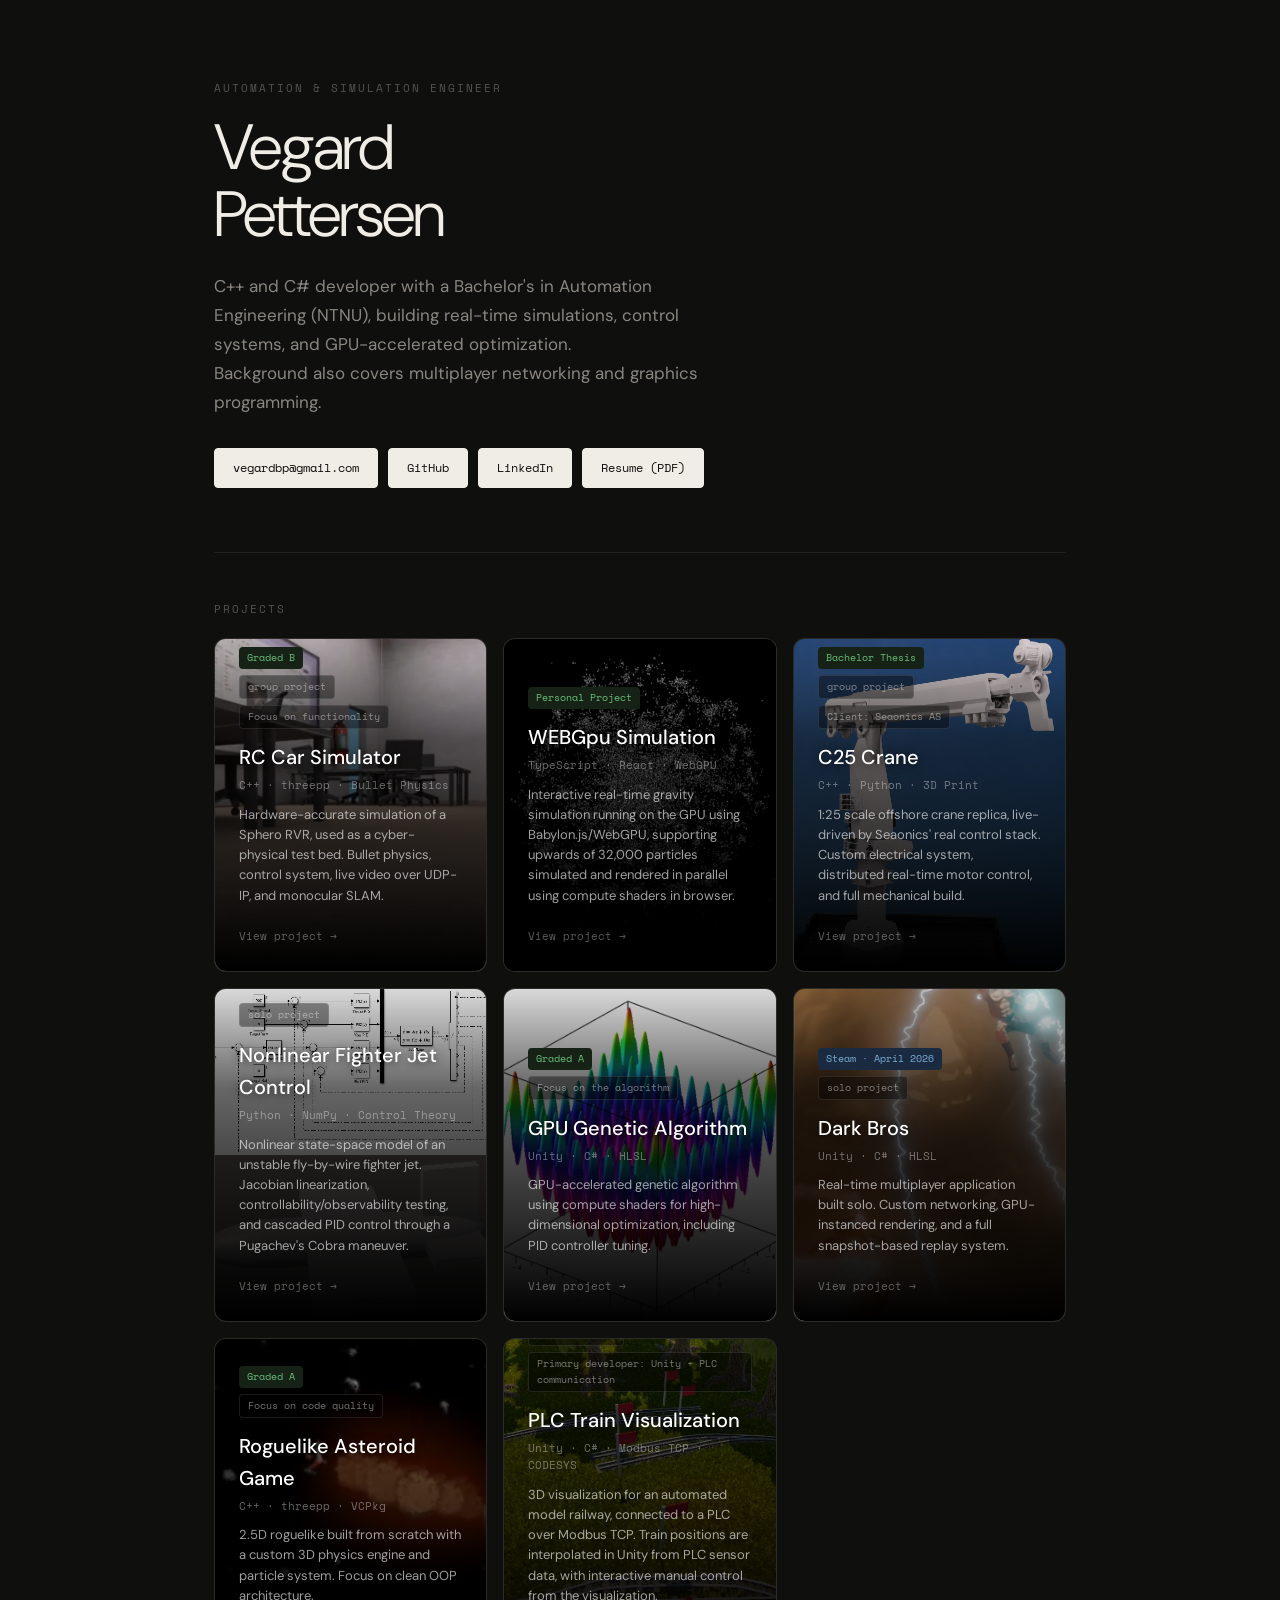
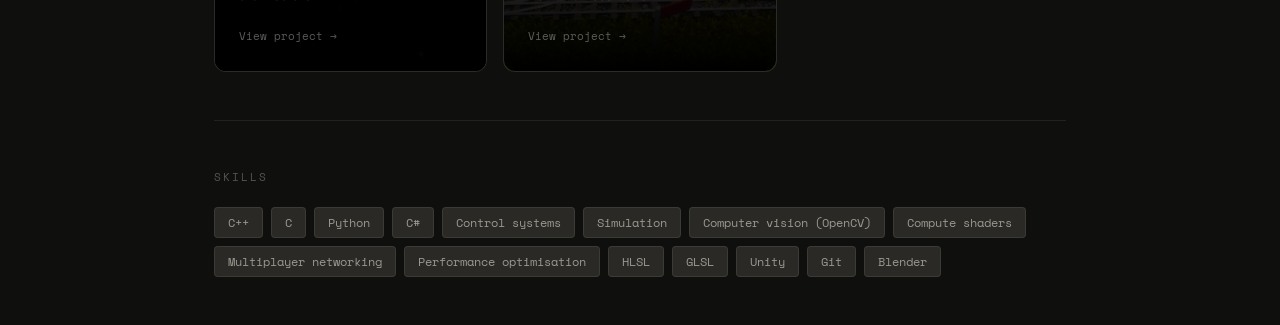
<file: index.html>
<!DOCTYPE html>
<html lang="en">
<head>
  <meta charset="UTF-8" />
  <meta name="viewport" content="width=device-width, initial-scale=1.0" />
  <title>Vegard Pettersen | Automation &amp; Simulation Engineer</title>
  <link rel="stylesheet" href="style.css" />
</head>
<body>


  <div class="container">

    <!-- ── Hero ──────────────────────────────────────── -->
    <section class="hero">
      <p class="hero-eyebrow">Automation &amp; simulation engineer</p>
      <h1>Vegard<br>Pettersen</h1>
      <p class="hero-desc">
        C++ and C# developer with a Bachelor's in Automation Engineering (NTNU), building
        real-time simulations, control systems, and GPU-accelerated optimization. <br>
        Background also covers multiplayer networking and graphics programming.
      </p>
      <div class="btn-row">
        <a class="btn btn-solid" href="mailto:vegardbp@gmail.com">vegardbp@gmail.com</a>
        <a class="btn btn-solid" href="https://github.com/Vegardbp" target="_blank">GitHub</a>
        <a class="btn btn-solid" href="https://www.linkedin.com/in/vegard-pettersen-17063a397/" target="_blank">LinkedIn</a>
        <a class="btn btn-solid" href="resume.pdf" target="_blank">Resume (PDF)</a>
      </div>
    </section>

    <!-- ── Projects ──────────────────────────────────── -->
    <section class="section" id="projects">
      <p class="section-label">Projects</p>
      <div class="project-grid">

        <!--
          HOW TO ADD A BACKGROUND IMAGE TO A CARD:

          1. Put your image file in the /images folder, e.g.:
               images/dark-bros-card.webp

          2. On the <a class="project-card"> element, add:
               style="--card-img: url('images/dark-bros-card.webp')"

          3. Done. The dark gradient overlay is applied automatically.

          TIPS:
          - Landscape images work best (roughly 16:9 or wider)
          - Aim for 800–1200px wide, good quality but not huge
          - Images with some dark areas at the bottom read better
          - If an image is very bright, open style.css and darken
            the gradient stops in the .project-card::after rule
        -->

        <a class="project-card" href="rc-simulator.html"
           style="--card-img: url('images/rcimages.webp')">
          <div class="card-content">
            <div class="card-tags">
              <span class="tag tag-grade">Graded B</span>
              <span class="tag tag-solo">group project</span>
              <span class="tag tag-solo">Focus on functionality</span>
            </div>
            <h3 class="card-title">RC Car Simulator</h3>
            <p class="card-stack">C++ · threepp · Bullet Physics</p>
            <p class="card-desc">
              Hardware-accurate simulation of a Sphero RVR, used as a
              cyber-physical test bed. Bullet physics, control system,
              live video over UDP-IP, and monocular SLAM.
            </p>
            <span class="card-arrow">View project →</span>
          </div>
        </a>

        <a class="project-card" href="gravity-particle-simulation.html"
           style="--card-img: url('images/gpuSimulationCard.webp')">
          <div class="card-content">
            <div class="card-tags">
              <span class="tag tag-grade">Personal Project</span>
            </div>
            <h3 class="card-title">WEBGpu Simulation</h3>
            <p class="card-stack">TypeScript · React · WebGPU</p>
            <p class="card-desc">
              Interactive real-time gravity simulation running on the GPU 
              using Babylon.js/WebGPU, supporting upwards of 32,000 particles 
              simulated and rendered in parallel using compute shaders in browser.
            </p>
            <span class="card-arrow">View project →</span>
          </div>
        </a>

        <a class="project-card" href="c25-crane.html"
           style="--card-img: url('images/c25CraneCard.webp')">
          <div class="card-content">
            <div class="card-tags">
              <span class="tag tag-grade">Bachelor Thesis</span>
              <span class="tag tag-solo">group project</span>
              <span class="tag tag-solo">Client: Seaonics AS</span>
            </div>
            <h3 class="card-title">C25 Crane</h3>
            <p class="card-stack">C++ · Python · 3D Print</p>
            <p class="card-desc">
              1:25 scale offshore crane replica, live-driven by Seaonics'
              real control stack. Custom electrical system, distributed
              real-time motor control, and full mechanical build.
            </p>
            <span class="card-arrow">View project →</span>
          </div>
        </a>

        <a class="project-card" href="jetfighter-control.html"
        style="--card-img: url('images/jetfighterCard.webp')">
        <div class="card-content">
          <div class="card-tags">
            <span class="tag tag-solo">solo project</span>
          </div>
          <h3 class="card-title">Nonlinear Fighter Jet Control</h3>
          <p class="card-stack">Python · NumPy · Control Theory</p>
          <p class="card-desc">
            Nonlinear state-space model of an unstable fly-by-wire fighter jet.
            Jacobian linearization, controllability/observability testing, and
            cascaded PID control through a Pugachev's Cobra maneuver.
          </p>
          <span class="card-arrow">View project →</span>
        </div>
      </a>

        <a class="project-card" href="genetic-algorithm.html"
           style="--card-img: url('images/rastrigin.webp')">
          <div class="card-content">
            <div class="card-tags">
              <span class="tag tag-grade">Graded A</span>
              <span class="tag tag-solo">Focus on the algorithm</span>
            </div>
            <h3 class="card-title">GPU Genetic Algorithm</h3>
            <p class="card-stack">Unity · C# · HLSL</p>
            <p class="card-desc">
              GPU-accelerated genetic algorithm using compute shaders for
              high-dimensional optimization, including PID controller tuning.
            </p>
            <span class="card-arrow">View project →</span>
          </div>
        </a>

        <a class="project-card" href="dark-bros.html"
           style="--card-img: url('images/darkBrosCard.webp')">
          <div class="card-content">
            <div class="card-tags">
              <span class="tag tag-steam">Steam · April 2026</span>
              <span class="tag tag-solo">solo project</span>
            </div>
            <h3 class="card-title">Dark Bros</h3>
            <p class="card-stack">Unity · C# · HLSL</p>
            <p class="card-desc">
              Real-time multiplayer application built solo. Custom
              networking, GPU-instanced rendering, and a full
              snapshot-based replay system.
            </p>
            <span class="card-arrow">View project →</span>
          </div>
        </a>

        <a class="project-card" href="asteroid-game.html"
           style="--card-img: url('images/asteroids.webp')">
          <div class="card-content">
            <div class="card-tags">
              <span class="tag tag-grade">Graded A</span>
              <span class="tag tag-solo">Focus on code quality</span>
            </div>
            <h3 class="card-title">Roguelike Asteroid Game</h3>
            <p class="card-stack">C++ · threepp · VCPkg</p>
            <p class="card-desc">
              2.5D roguelike built from scratch with a custom 3D physics
              engine and particle system. Focus on clean OOP architecture.
            </p>
            <span class="card-arrow">View project →</span>
          </div>
        </a>

        <a class="project-card" href="plc-train-visualization.html"
          style="--card-img: url('images/plcUnityCard.webp')">
          <div class="card-content">
            <div class="card-tags">
              <span class="tag tag-solo">Group project</span>
              <span class="tag tag-solo">Primary developer: Unity + PLC communication</span>
            </div>

            <h3 class="card-title">PLC Train Visualization</h3>

            <p class="card-stack">Unity · C# · Modbus TCP · CODESYS</p>

            <p class="card-desc">
              3D visualization for an automated model railway, connected to a PLC over
              Modbus TCP. Train positions are interpolated in Unity from PLC sensor data,
              with interactive manual control from the visualization.
            </p>

            <span class="card-arrow">View project →</span>
          </div>
        </a>

      </div>
    </section>

    <!-- ── Skills ────────────────────────────────────── -->
    <section class="section" id="skills">
      <p class="section-label">Skills</p>
      <div class="skills-list">
        <span class="skill-tag">C++</span>
        <span class="skill-tag">C</span>
        <span class="skill-tag">Python</span>
        <span class="skill-tag">C#</span>
        <span class="skill-tag">Control systems</span>
        <span class="skill-tag">Simulation</span>
        <span class="skill-tag">Computer vision (OpenCV)</span>
        <span class="skill-tag">Compute shaders</span>
        <span class="skill-tag">Multiplayer networking</span>
        <span class="skill-tag">Performance optimisation</span>
        <span class="skill-tag">HLSL</span>
        <span class="skill-tag">GLSL</span>
        <span class="skill-tag">Unity</span>
        <span class="skill-tag">Git</span>
        <span class="skill-tag">Blender</span>
      </div>
    </section>

  </div><!-- /container -->
</file>
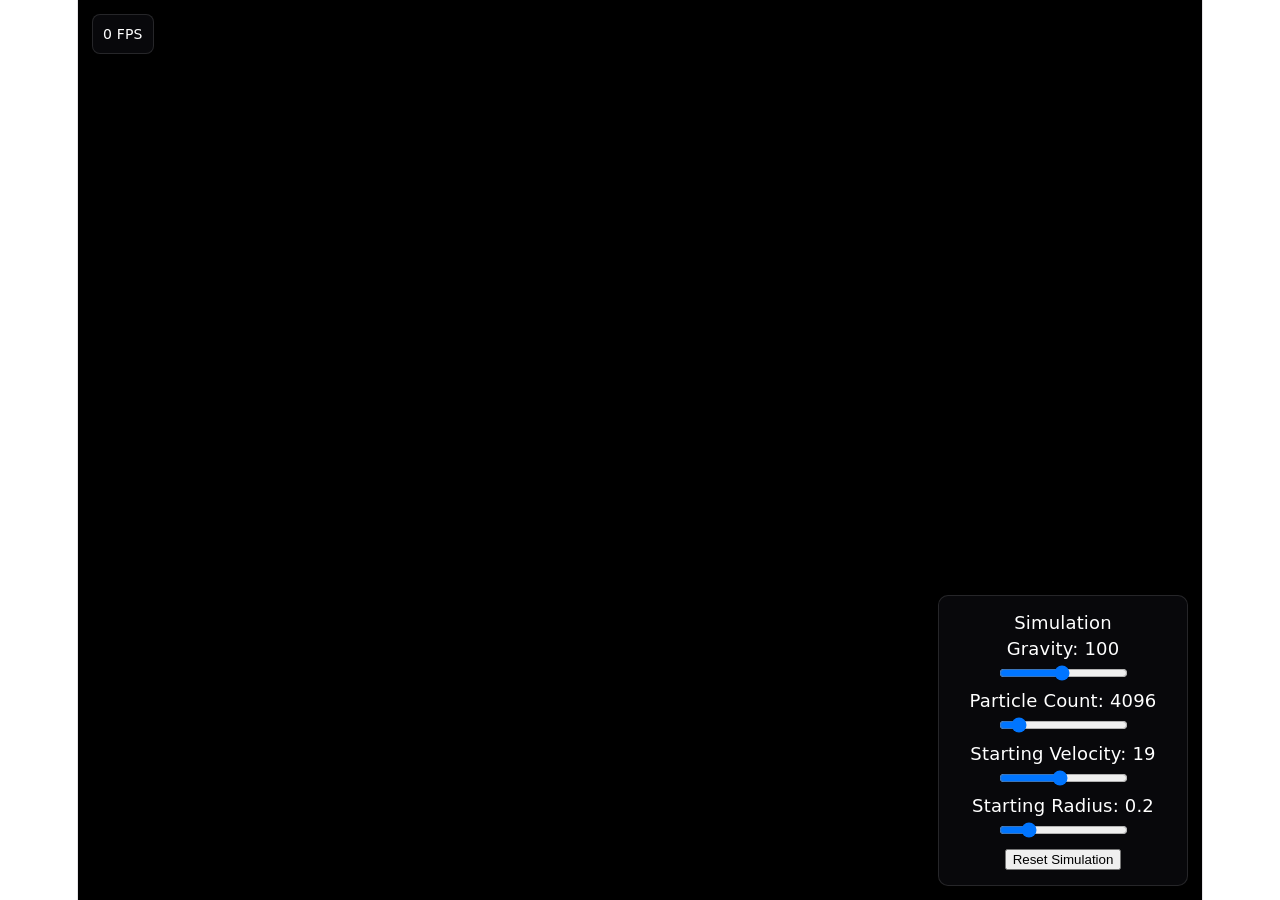
<file: particleSimulation/index.html>
<!doctype html>
<html lang="en">
  <head>
    <meta charset="UTF-8" />
    <link rel="icon" type="image/svg+xml" href="/particleSimulation/favicon.svg" />
    <meta name="viewport" content="width=device-width, initial-scale=1.0" />
    <title>gpu-gravity-website</title>
    <script type="module" crossorigin src="/particleSimulation/assets/index-CGQPbAmi.js"></script>
    <link rel="modulepreload" crossorigin href="/particleSimulation/assets/math.scalar.functions-CQA38JRp.js">
    <link rel="modulepreload" crossorigin href="/particleSimulation/assets/observable.pure-H-M_hi7F.js">
    <link rel="modulepreload" crossorigin href="/particleSimulation/assets/performanceConfigurator-UtxC_Odd.js">
    <link rel="modulepreload" crossorigin href="/particleSimulation/assets/engineStore-B_7KzytD.js">
    <link rel="modulepreload" crossorigin href="/particleSimulation/assets/math.vector.pure-6kluEaHZ.js">
    <link rel="modulepreload" crossorigin href="/particleSimulation/assets/logger-CuBYPcDK.js">
    <link rel="modulepreload" crossorigin href="/particleSimulation/assets/tools.functions-CGAPgMh0.js">
    <link rel="modulepreload" crossorigin href="/particleSimulation/assets/webRequest-dqz0dHXK.js">
    <link rel="modulepreload" crossorigin href="/particleSimulation/assets/precisionDate-CfCevjl-.js">
    <link rel="modulepreload" crossorigin href="/particleSimulation/assets/halfFloat-Ce77JD5z.js">
    <link rel="modulepreload" crossorigin href="/particleSimulation/assets/tools.pure-DExCyHn1.js">
    <link rel="modulepreload" crossorigin href="/particleSimulation/assets/math.color.pure-ty4EVBhL.js">
    <link rel="modulepreload" crossorigin href="/particleSimulation/assets/decorators-D3kDnvNy.js">
    <link rel="modulepreload" crossorigin href="/particleSimulation/assets/shaderStore-D-XQlhUT.js">
    <link rel="modulepreload" crossorigin href="/particleSimulation/assets/webAudioBaseSubGraph-D0ajKcgP.js">
    <link rel="modulepreload" crossorigin href="/particleSimulation/assets/abstractSoundSource-B3SG6se2.js">
    <link rel="modulepreload" crossorigin href="/particleSimulation/assets/meshUboDeclaration-BATNZvmb.js">
    <link rel="modulepreload" crossorigin href="/particleSimulation/assets/sceneUboDeclaration-B96Tfx7b.js">
    <link rel="modulepreload" crossorigin href="/particleSimulation/assets/sceneUboDeclaration-B5VhSG0v.js">
    <link rel="modulepreload" crossorigin href="/particleSimulation/assets/meshUboDeclaration-BmNu2KU_.js">
    <link rel="modulepreload" crossorigin href="/particleSimulation/assets/clusteredLightingFunctions-BFCOODPn.js">
    <link rel="modulepreload" crossorigin href="/particleSimulation/assets/clusteredLightingFunctions-DNqaoQCj.js">
    <link rel="modulepreload" crossorigin href="/particleSimulation/assets/ltcHelperFunctions-D8BySwCQ.js">
    <link rel="modulepreload" crossorigin href="/particleSimulation/assets/ltcHelperFunctions-DS3Utz6C.js">
    <link rel="modulepreload" crossorigin href="/particleSimulation/assets/mainUVVaryingDeclaration-B_7d0nc3.js">
    <link rel="modulepreload" crossorigin href="/particleSimulation/assets/objectIdFunctions-BWR1kJN9.js">
    <link rel="modulepreload" crossorigin href="/particleSimulation/assets/samplerFragmentDeclaration-CEHqUfAO.js">
    <link rel="modulepreload" crossorigin href="/particleSimulation/assets/mainUVVaryingDeclaration-BBamQlxR.js">
    <link rel="modulepreload" crossorigin href="/particleSimulation/assets/objectIdFunctions-BGv1sCUO.js">
    <link rel="modulepreload" crossorigin href="/particleSimulation/assets/samplerFragmentDeclaration-3yaLawFX.js">
    <link rel="stylesheet" crossorigin href="/particleSimulation/assets/index-FGSvgWKY.css">
  </head>
  <body>
    <div id="root"></div>
  </body>
</html>
</file>
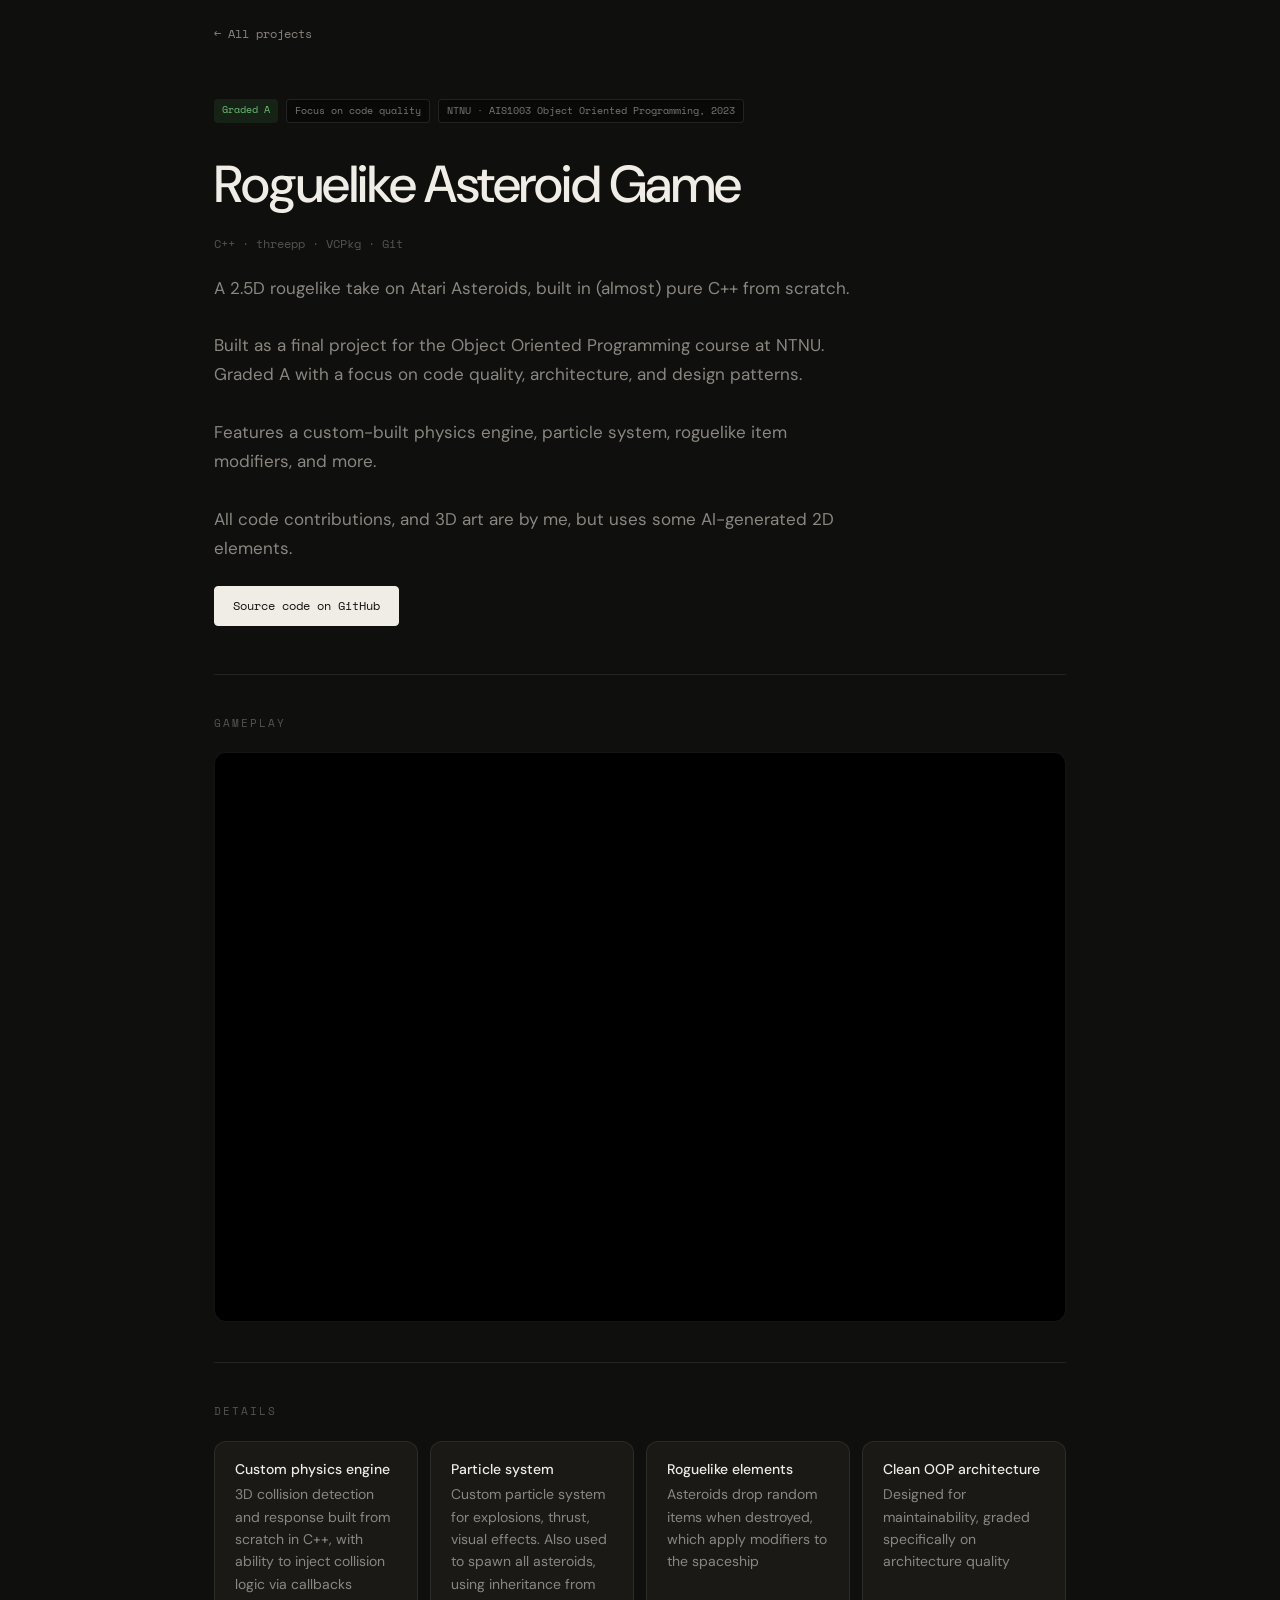
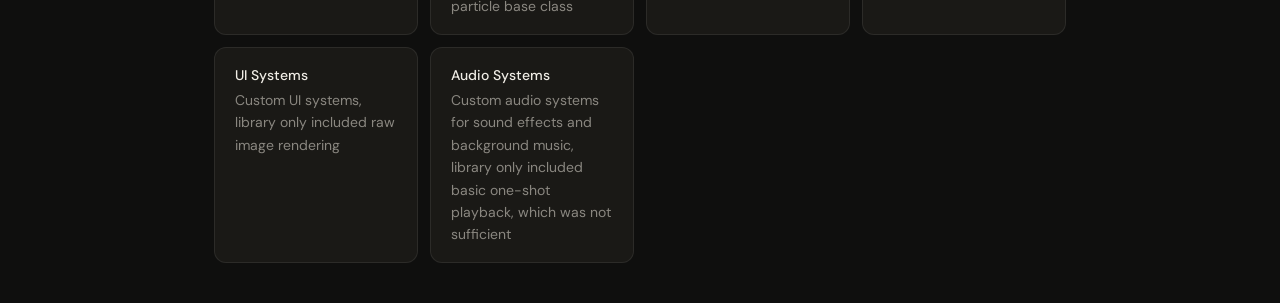
<file: asteroid-game.html>
<!DOCTYPE html>
<html lang="en">
<head>
  <meta charset="UTF-8" />
  <meta name="viewport" content="width=device-width, initial-scale=1.0" />
  <title>Roguelike Asteroid Game | Vegard Pettersen</title>
  <link rel="stylesheet" href="style.css" />
</head>
<body>

  <div class="container">

    <a class="back-link" href="index.html">← All projects</a>

    <section class="project-hero">
      <div class="project-hero-tags">
        <span class="tag tag-grade">Graded A</span>
        <span class="tag tag-solo">Focus on code quality</span>
        <span class="tag tag-solo">NTNU · AIS1003 Object Oriented Programming, 2023</span>
      </div>
      <h1><strong>Roguelike Asteroid Game</strong></h1>
      <p class="project-stack-line">C++ · threepp · VCPkg · Git</p>
      <p class="project-summary">
        A 2.5D rougelike take on Atari Asteroids, built in (almost) pure C++ from scratch.
        <br><br>
        Built as a final project for the Object Oriented Programming course at NTNU. Graded A with a focus on code quality, architecture, and design patterns.
        <br><br>
        Features a custom-built physics engine, particle system, roguelike item modifiers, and more.
        <br><br>
        All code contributions, and 3D art are by me, but uses some AI-generated 2D elements.
      </p>
      <div class="project-links">
        <a class="btn btn-solid" href="https://github.com/Vegardbp/AsteroidGame" target="_blank">Source code on GitHub</a>
      </div>
    </section>


    <!-- ── Demo Video ─────────────────────────────────── -->
    <section class="media-section">
      <p class="section-label">Gameplay</p>

      <!--
        YOUTUBE EMBED - replace VIDEO_ID_HERE
      -->
      <!--
      <div class="video-embed">
        <iframe
          src="https://www.youtube.com/embed/VIDEO_ID_HERE"
          allow="accelerometer; autoplay; clipboard-write; encrypted-media; gyroscope; picture-in-picture"
          allowfullscreen>
        </iframe>
      </div>
      -->

      <!-- DELETE THIS once you add a real video -->
      <div class="video-embed">
        <video id="myVideo" autoplay muted loop playsinline>
          <source src="Videos/Asteroids.mp4" type="video/mp4">
        </video>
      </div>

    </section>


    <!-- ── Features ───────────────────────────────────── -->
    <section class="media-section">
      <p class="section-label">Details</p>
      <div class="features-grid">
        <div class="feature-item">
          <strong>Custom physics engine</strong>
          3D collision detection and response built from scratch in C++, with ability to inject collision logic via callbacks
        </div>
        <div class="feature-item">
          <strong>Particle system</strong>
          Custom particle system for explosions, thrust, visual effects. Also used to spawn all asteroids, using inheritance from particle base class
        </div>
        <div class="feature-item">
          <strong>Roguelike elements</strong>
          Asteroids drop random items when destroyed, which apply modifiers to the spaceship
        </div>
        <div class="feature-item">
          <strong>Clean OOP architecture</strong>
          Designed for maintainability, graded specifically on architecture quality
        </div>
        <div class="feature-item">
          <strong>UI Systems</strong>
          Custom UI systems, library only included raw image rendering
        </div>
        <div class="feature-item">
          <strong>Audio Systems</strong>
          Custom audio systems for sound effects and background music, library only included basic one-shot playback, which was not sufficient
        </div>
      </div>
    </section>

  </div><!-- /container -->
</file>
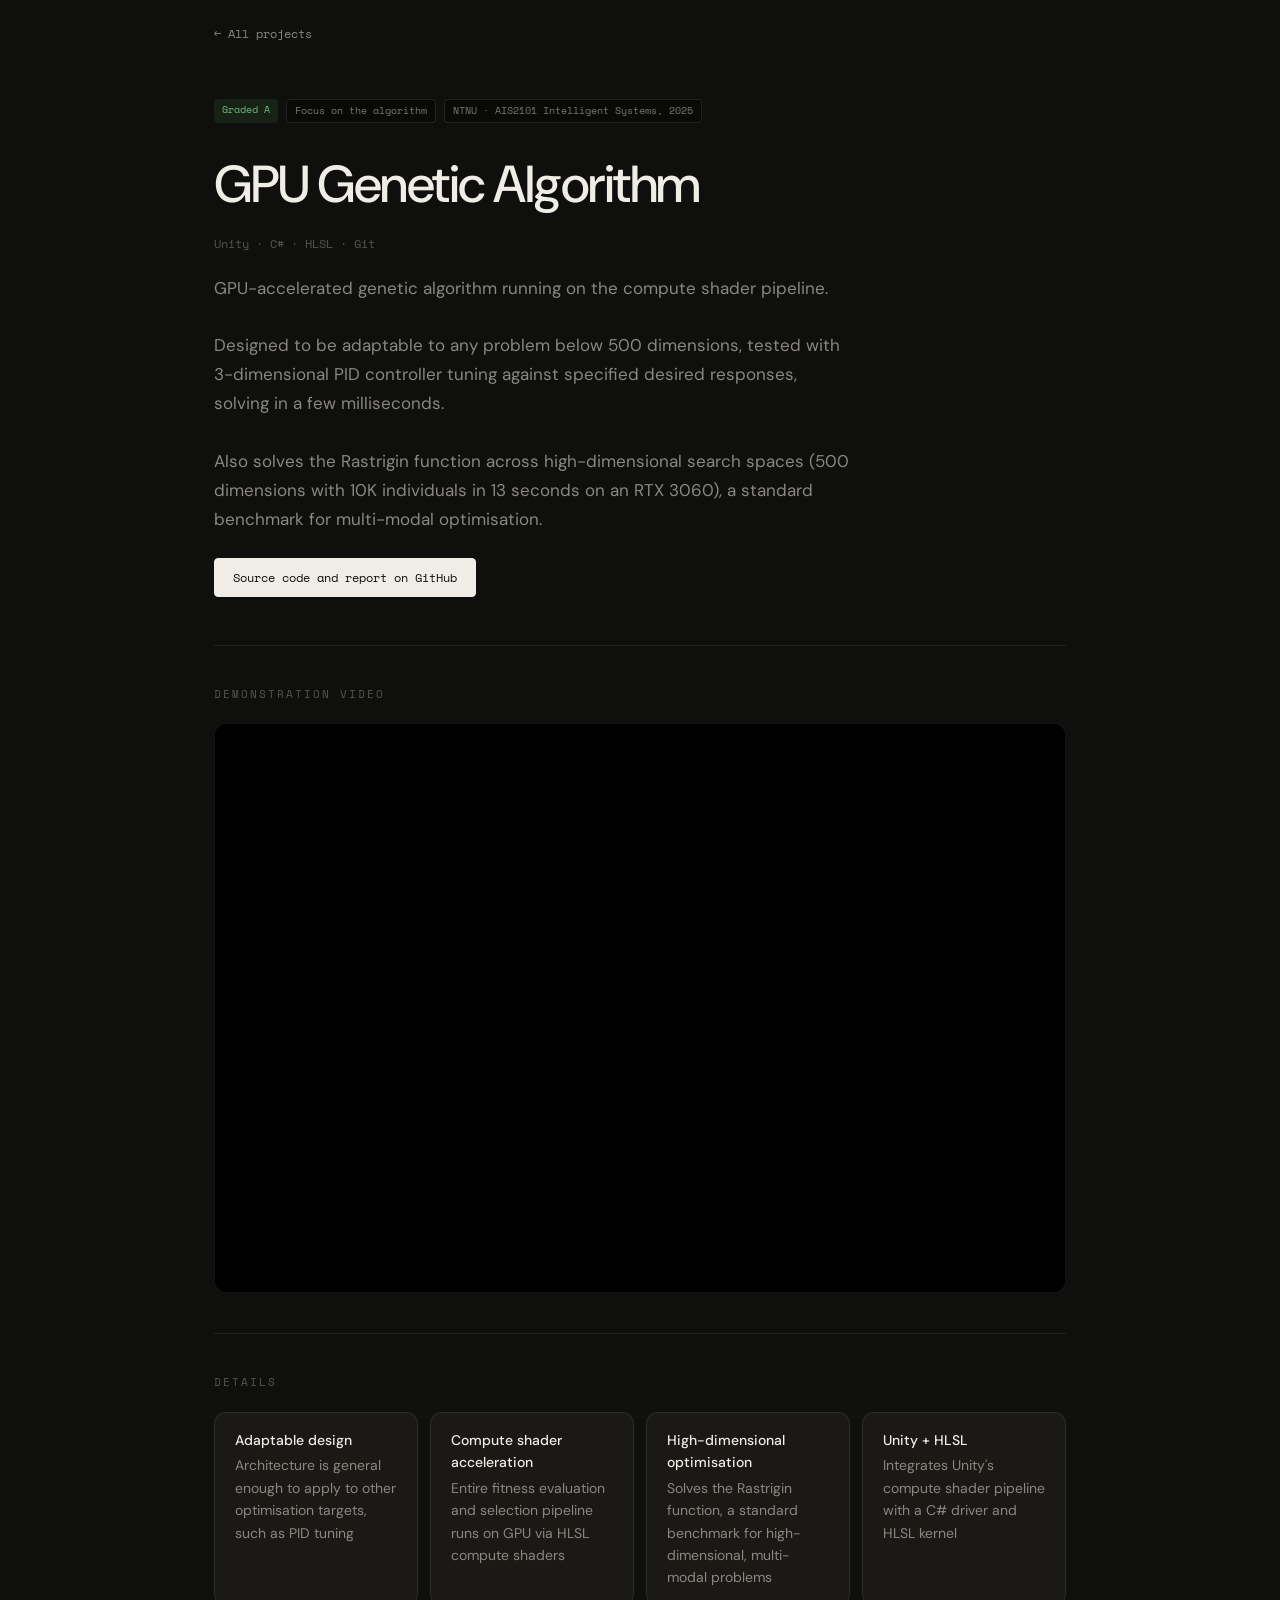
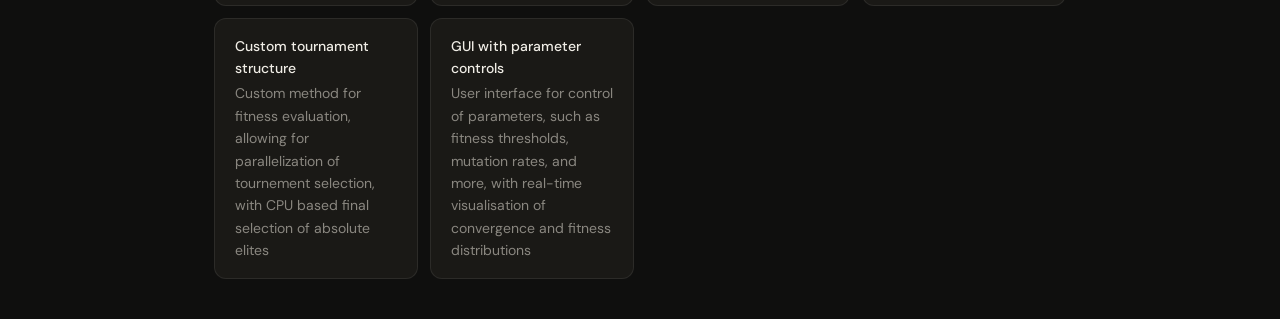
<file: genetic-algorithm.html>
<!DOCTYPE html>
<html lang="en">
<head>
  <meta charset="UTF-8" />
  <meta name="viewport" content="width=device-width, initial-scale=1.0" />
  <title>GPU Genetic Algorithm | Vegard Pettersen</title>
  <link rel="stylesheet" href="style.css" />
</head>
<body>

  <div class="container">

    <a class="back-link" href="index.html">← All projects</a>

    <section class="project-hero">
      <div class="project-hero-tags">
        <span class="tag tag-grade">Graded A</span>
        <span class="tag tag-solo">Focus on the algorithm</span>
        <span class="tag tag-solo">NTNU · AIS2101 Intelligent Systems,  2025</span>
      </div>
      <h1><strong>GPU Genetic Algorithm</strong></h1>
      <p class="project-stack-line">Unity · C# · HLSL · Git</p>
      <p class="project-summary">
        GPU-accelerated genetic algorithm running on the compute shader pipeline.
        <br><br>
        Designed to be adaptable to any problem below 500 dimensions, tested with 3-dimensional PID controller tuning against specified desired responses, solving in a few milliseconds.
        <br><br>
        Also solves the Rastrigin function across high-dimensional search spaces (500 dimensions with 10K individuals in 13 seconds on an RTX 3060), a standard benchmark for multi-modal optimisation.
      </p>
      <div class="project-links">
        <a class="btn btn-solid" href="https://github.com/Vegardbp/PartB-GeneticAlgorithm" target="_blank">Source code and report on GitHub</a>
      </div>
    </section>

    <!-- ── Demo Video ─────────────────────────────────── -->
    <section class="media-section">
      <p class="section-label">Demonstration Video</p>

      <!--
        YOUTUBE EMBED - replace VIDEO_ID_HERE with your YouTube video ID
        e.g. if your URL is youtube.com/watch?v=abc123  →  use  abc123
      -->
      <!--
      <div class="video-embed">
        <iframe
          src="https://www.youtube.com/embed/VIDEO_ID_HERE"
          allow="accelerometer; autoplay; clipboard-write; encrypted-media; gyroscope; picture-in-picture"
          allowfullscreen>
        </iframe>
      </div>
      -->

      <!-- DELETE THIS placeholder once you add a video -->
      <div class="video-embed">
        <video id="myVideo" autoplay muted loop playsinline>
          <source src="Videos/RastriginGameing.mp4" type="video/mp4">
        </video>
      </div>
    </section>

    <!-- ── Features ───────────────────────────────────── -->
    <section class="media-section">
      <p class="section-label">Details</p>
      <div class="features-grid">
        <div class="feature-item">
          <strong>Adaptable design</strong>
          Architecture is general enough to apply to other optimisation targets, such as PID tuning
        </div>
        <div class="feature-item">
          <strong>Compute shader acceleration</strong>
          Entire fitness evaluation and selection pipeline runs on GPU via HLSL compute shaders
        </div>
        <div class="feature-item">
          <strong>High-dimensional optimisation</strong>
          Solves the Rastrigin function, a standard benchmark for high-dimensional, multi-modal problems
        </div>
        <div class="feature-item">
          <strong>Unity + HLSL</strong>
          Integrates Unity's compute shader pipeline with a C# driver and HLSL kernel
        </div>
        <div class="feature-item">
          <strong>Custom tournament structure</strong>
          Custom method for fitness evaluation, allowing for parallelization of tournement selection, with CPU based final selection of absolute elites
        </div>
        <div class="feature-item">
          <strong>GUI with parameter controls</strong>
          User interface for control of parameters, such as fitness thresholds, mutation rates, and more, with real-time visualisation of convergence and fitness distributions
        </div>
      </div>

  </div><!-- /container -->
</file>
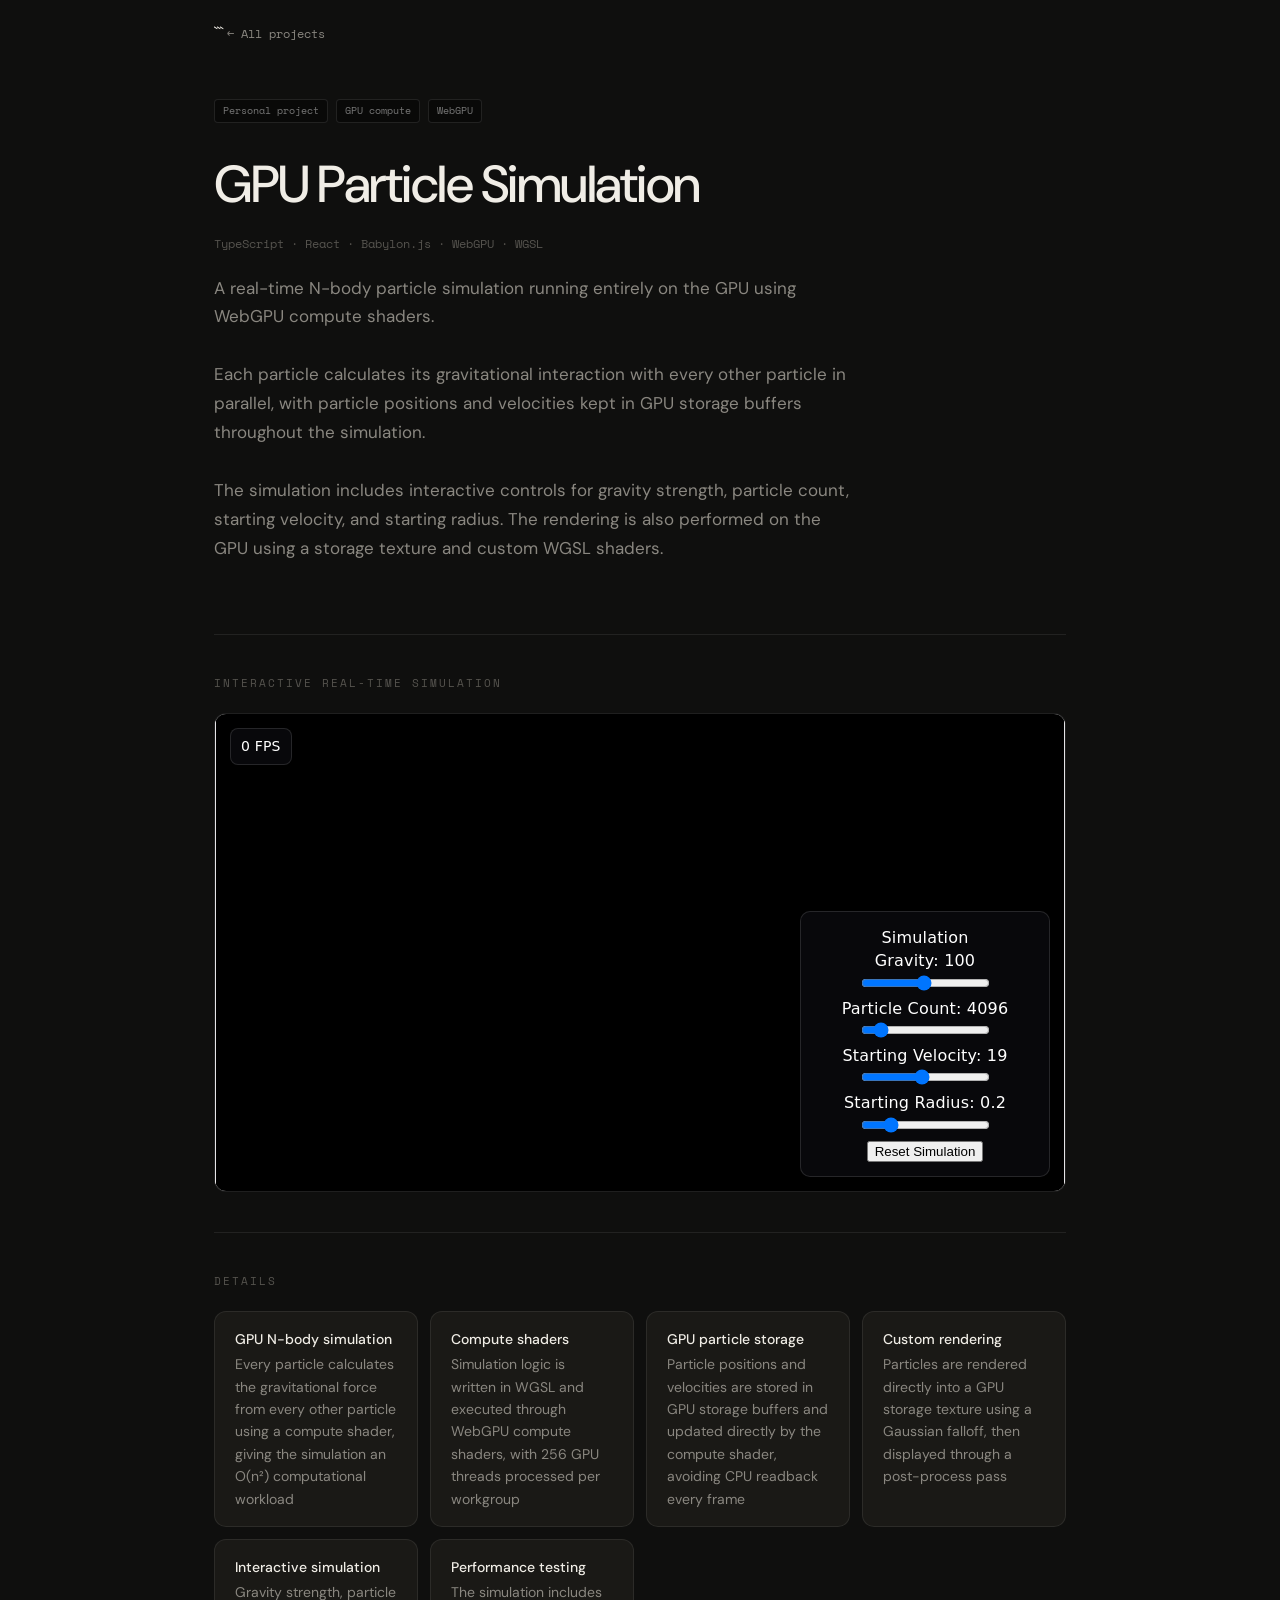
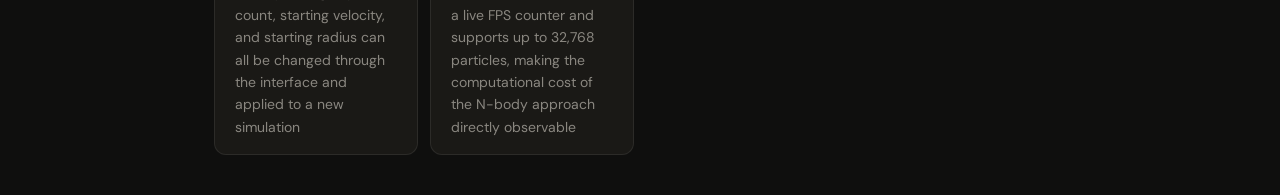
<file: gravity-particle-simulation.html>
<!DOCTYPE html>

<html lang="en">
<head>
  <meta charset="UTF-8" />
  <meta name="viewport" content="width=device-width, initial-scale=1.0" />
  <title>WEBGpu Interactive Particle Simulation | Vegard Pettersen</title>
  <link rel="stylesheet" href="style.css" />
</head>
<body>

  <div class="container">

```
<a class="back-link" href="index.html">← All projects</a>

<section class="project-hero">
  <div class="project-hero-tags">
    <span class="tag tag-solo">Personal project</span>
    <span class="tag tag-solo">GPU compute</span>
    <span class="tag tag-solo">WebGPU</span>
  </div>
  <h1><strong>GPU Particle Simulation</strong></h1>
  <p class="project-stack-line">TypeScript · React · Babylon.js · WebGPU · WGSL</p>
  <p class="project-summary">
    A real-time N-body particle simulation running entirely on the GPU using WebGPU compute shaders.
    <br><br>
    Each particle calculates its gravitational interaction with every other particle in parallel, with particle positions and velocities kept in GPU storage buffers throughout the simulation.
    <br><br>
    The simulation includes interactive controls for gravity strength, particle count, starting velocity, and starting radius. The rendering is also performed on the GPU using a storage texture and custom WGSL shaders.
  </p>
</section>


<section class="media-section">
  <p class="section-label">Interactive real-time simulation</p>

  <div class="simulation-embed">
    <iframe
      src="/particleSimulation/"
      title="GPU Particle Simulation"
      loading="lazy">
    </iframe>
  </div>
</section>


<!-- ── Features ───────────────────────────────────── -->
<section class="media-section">
  <p class="section-label">Details</p>
  <div class="features-grid">
    <div class="feature-item">
      <strong>GPU N-body simulation</strong>
      Every particle calculates the gravitational force from every other particle using a compute shader, giving the simulation an O(n²) computational workload
    </div>
    <div class="feature-item">
      <strong>Compute shaders</strong>
      Simulation logic is written in WGSL and executed through WebGPU compute shaders, with 256 GPU threads processed per workgroup
    </div>
    <div class="feature-item">
      <strong>GPU particle storage</strong>
      Particle positions and velocities are stored in GPU storage buffers and updated directly by the compute shader, avoiding CPU readback every frame
    </div>
    <div class="feature-item">
      <strong>Custom rendering</strong>
      Particles are rendered directly into a GPU storage texture using a Gaussian falloff, then displayed through a post-process pass
    </div>
    <div class="feature-item">
      <strong>Interactive simulation</strong>
      Gravity strength, particle count, starting velocity, and starting radius can all be changed through the interface and applied to a new simulation
    </div>
    <div class="feature-item">
      <strong>Performance testing</strong>
      The simulation includes a live FPS counter and supports up to 32,768 particles, making the computational cost of the N-body approach directly observable
    </div>
  </div>
</section>

  </div><!-- /container -->

</body>
</html>
</file>
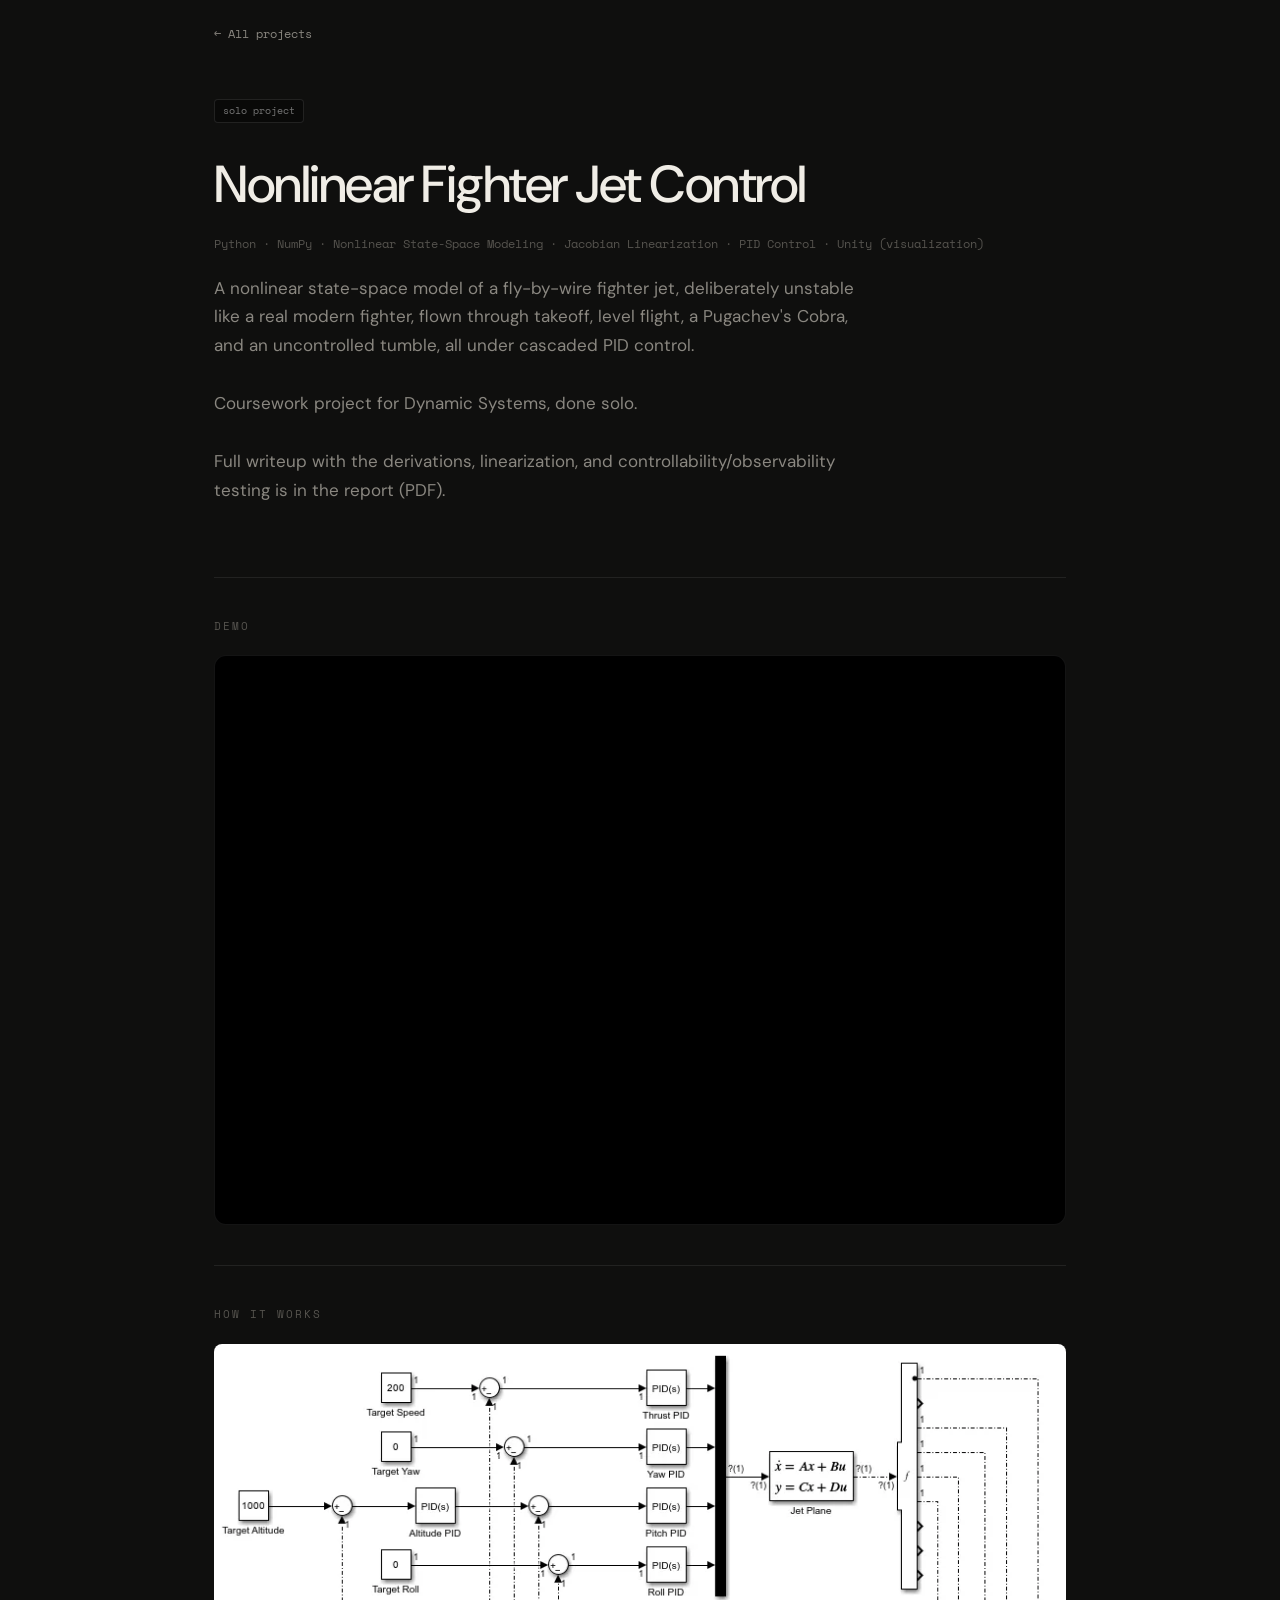
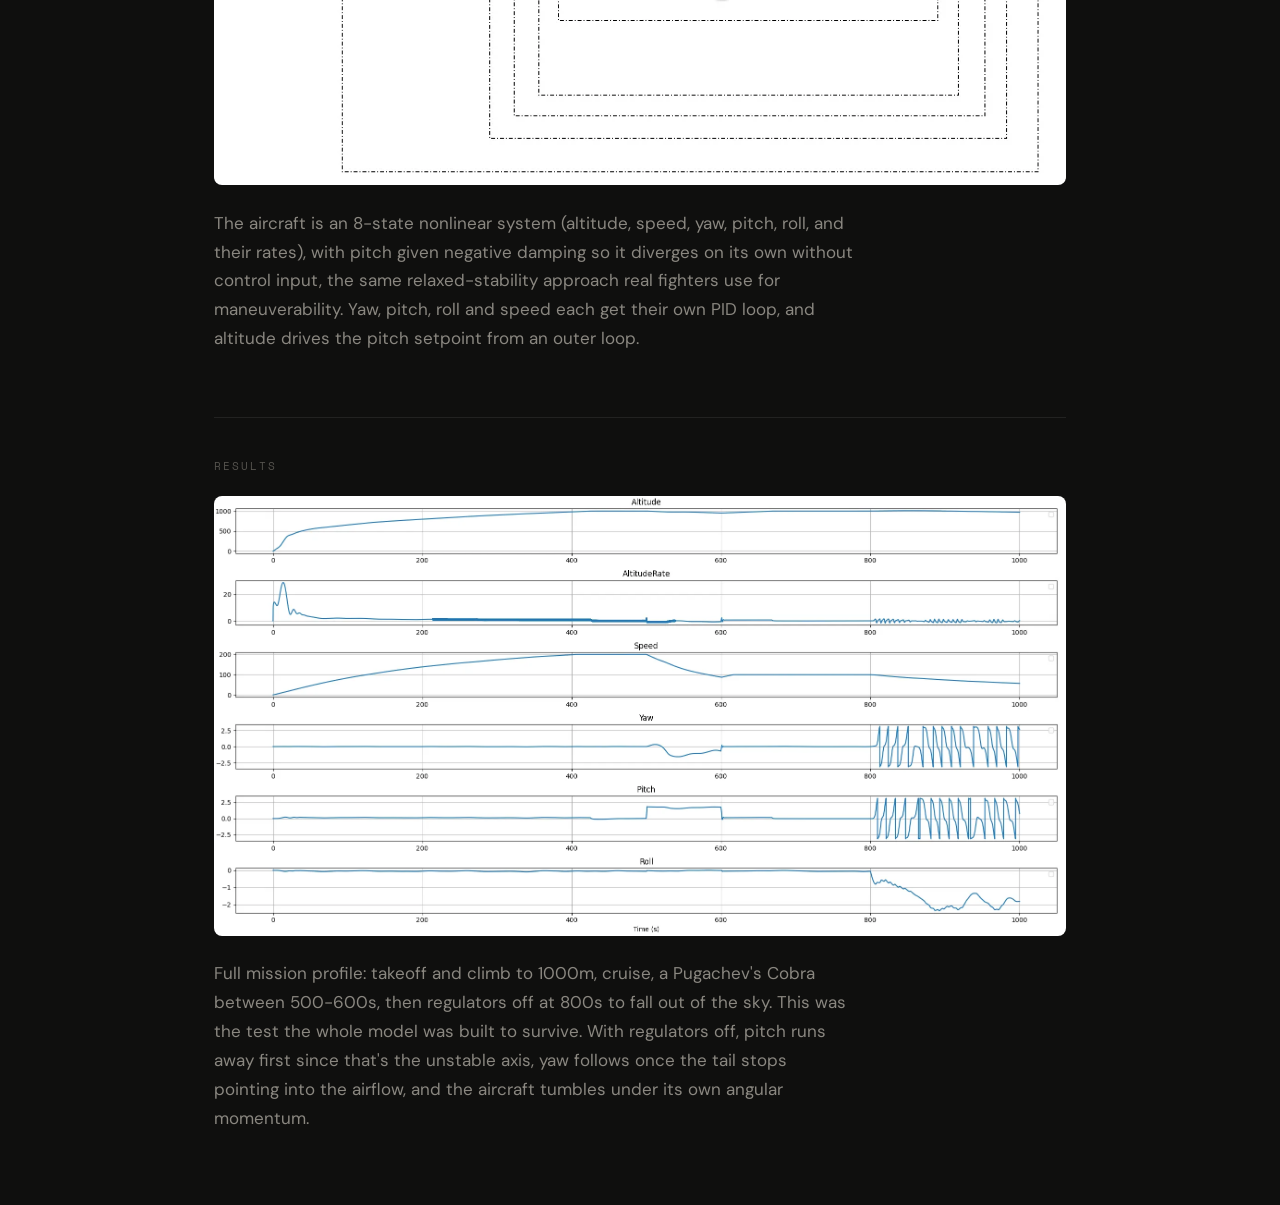
<file: jetfighter-control.html>
<!DOCTYPE html>
<html lang="en">
<head>
  <meta charset="UTF-8" />
  <meta name="viewport" content="width=device-width, initial-scale=1.0" />
  <title>Nonlinear Fighter Jet Control | Vegard Pettersen</title>
  <link rel="stylesheet" href="style.css" />
</head>
<body>

  <div class="container">

    <a class="back-link" href="index.html">← All projects</a>

    <!-- ── Project Hero ───────────────────────────────── -->
    <section class="project-hero">
      <div class="project-hero-tags">
        <span class="tag tag-solo">solo project</span>
      </div>
      <h1><strong>Nonlinear Fighter Jet Control</strong></h1>
      <p class="project-stack-line">Python · NumPy · Nonlinear State-Space Modeling · Jacobian Linearization · PID Control · Unity (visualization)</p>
      <p class="project-summary">
        A nonlinear state-space model of a fly-by-wire fighter jet, deliberately unstable like a real modern
        fighter, flown through takeoff, level flight, a Pugachev's Cobra, and an uncontrolled tumble, all
        under cascaded PID control.
        <br><br>
        Coursework project for Dynamic Systems, done solo.
        <br><br>
        Full writeup with the derivations, linearization, and controllability/observability testing is in the
        <a href="dynamic-systems-report.pdf" target="_blank">report (PDF)</a>.
      </p>
    </section>

    <!-- ── Main Video ─────────────────────────────────── -->
    <section class="media-section">
      <p class="section-label">Demo</p>

      <!-- PLACEHOLDER: swap in the Unity flight-sim visualization video -->
      <div class="video-embed">
        <video id="jetVideo" autoplay muted loop playsinline>
          <source src="Videos/jetfighter-cobra-demo.mp4" type="video/mp4">
        </video>
      </div>

    </section>

    <!-- ── How it works ──────────────────────────────── -->
    <section class="media-section">
      <p class="section-label">How it works</p>
      <img src="images/jetfighter-control-loop.webp" alt="Block diagram of the full MIMO fighter jet control loop, showing cascaded PID controllers for altitude, speed, yaw, pitch, and roll feeding into the nonlinear plant" style="width:100%; border-radius:8px;" />
      <p class="project-summary" style="margin-top:1rem;">
        The aircraft is an 8-state nonlinear system (altitude, speed, yaw, pitch, roll, and their rates),
        with pitch given negative damping so it diverges on its own without control input, the same
        relaxed-stability approach real fighters use for maneuverability. Yaw, pitch, roll and speed each get
        their own PID loop, and altitude drives the pitch setpoint from an outer loop.
      </p>
    </section>

    <!-- ── Results ────────────────────────────────────── -->
    <section class="media-section">
      <p class="section-label">Results</p>

      <img src="images/jetfighter-cobra-final.webp" alt="Final simulation plot of the full mission profile: takeoff, cruise, Pugachev's Cobra maneuver between 500-600 seconds, and uncontrolled fall after regulators are disabled at 800 seconds" style="width:100%; border-radius:8px;" />
      <p class="project-summary" style="margin-top:1rem; margin-bottom:2rem;">
        Full mission profile: takeoff and climb to 1000m, cruise, a Pugachev's Cobra between 500-600s, then
        regulators off at 800s to fall out of the sky. This was the test the whole model was built to survive.
        With regulators off, pitch runs away first since that's the unstable axis, yaw follows once the tail
        stops pointing into the airflow, and the aircraft tumbles under its own angular momentum.
      </p>
    </section>

  </div><!-- /container -->
</file>
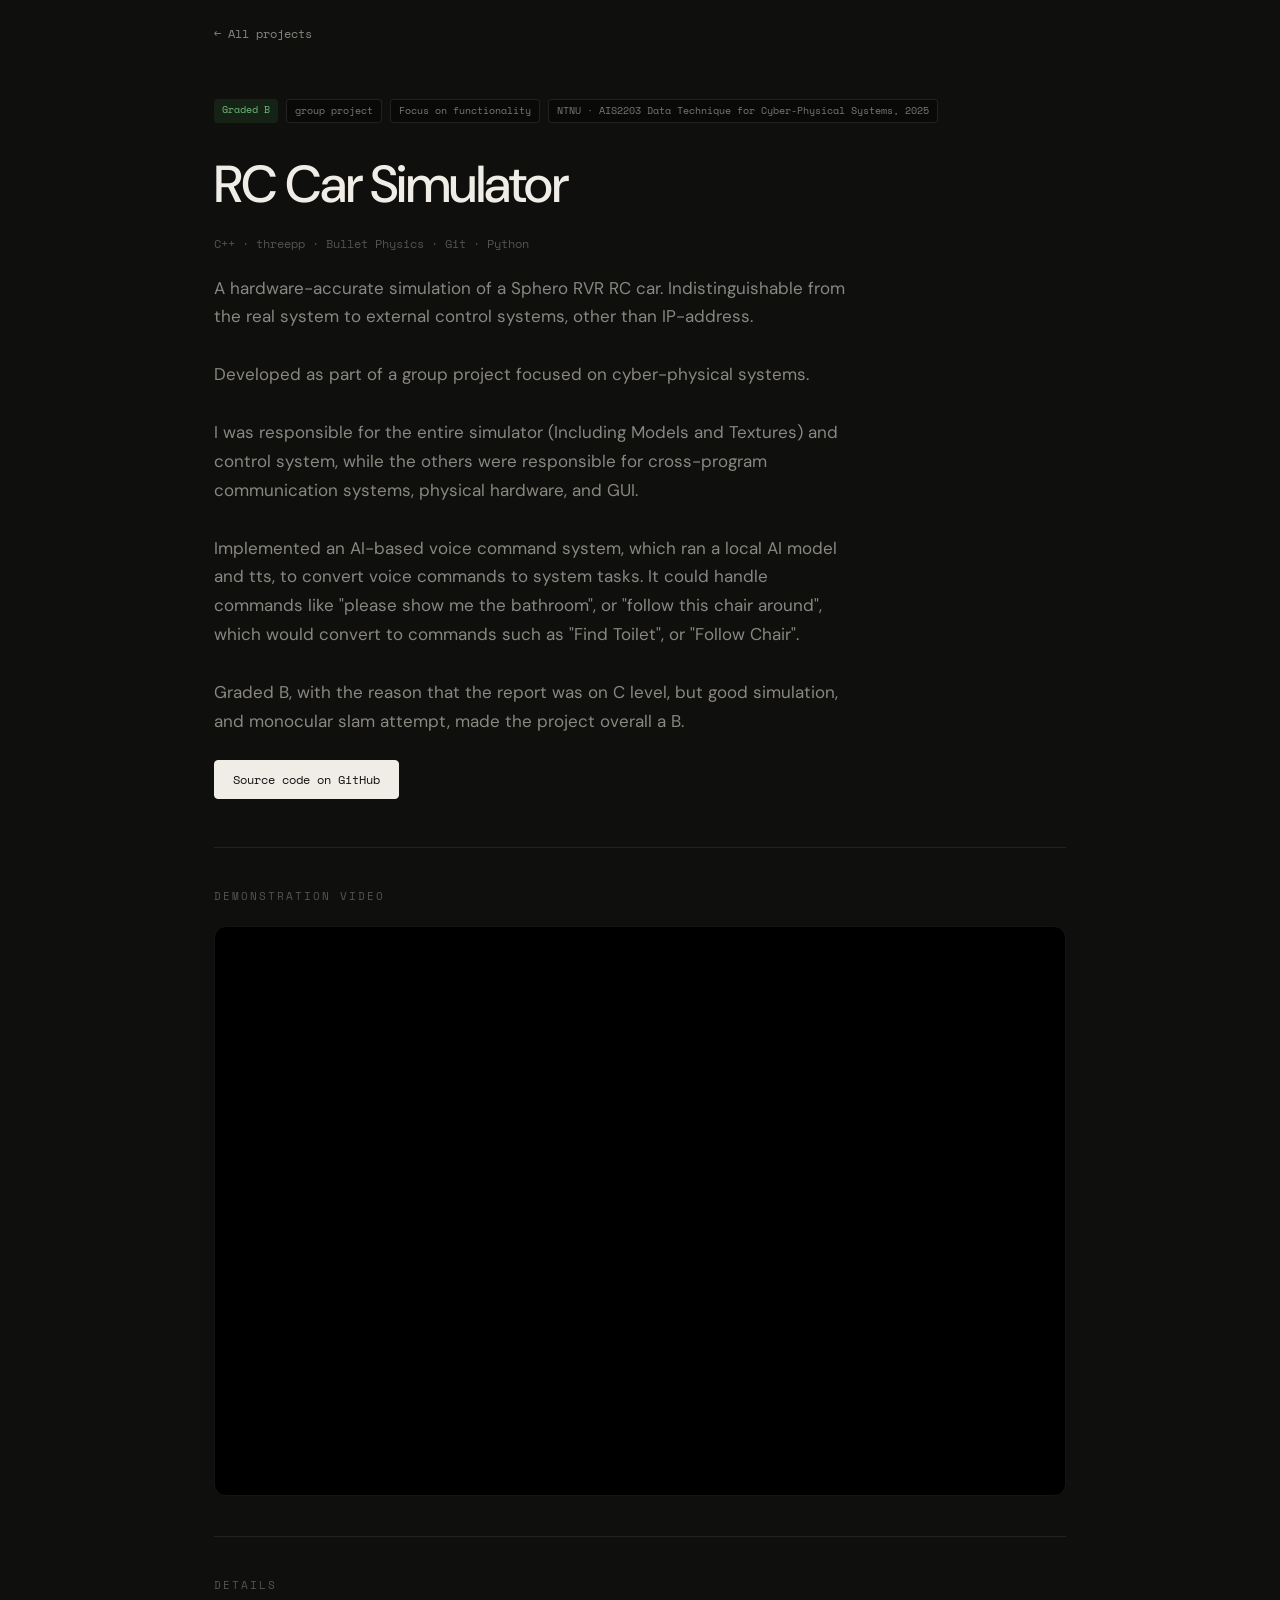
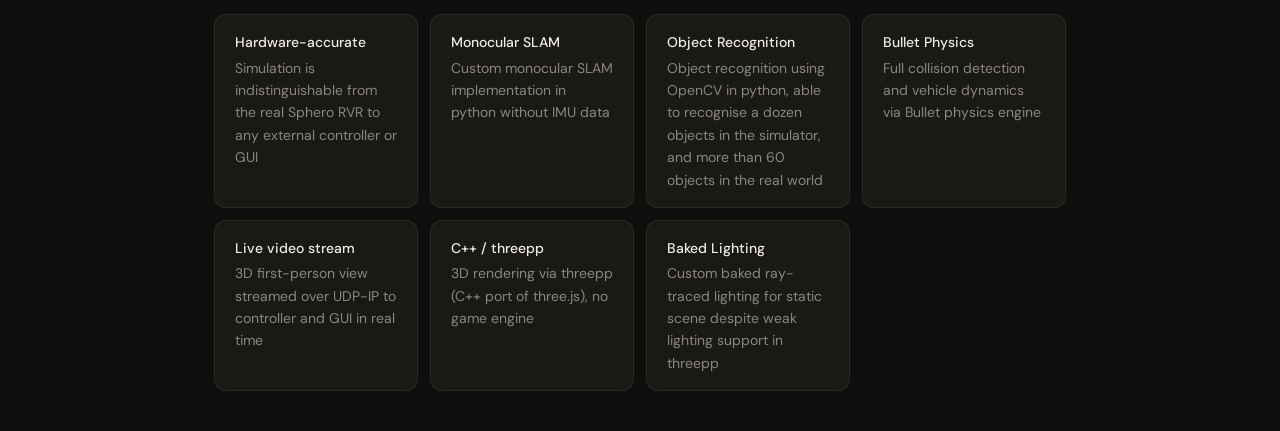
<file: rc-simulator.html>
<!DOCTYPE html>
<html lang="en">
<head>
  <meta charset="UTF-8" />
  <meta name="viewport" content="width=device-width, initial-scale=1.0" />
  <title>RC Car Simulator | Vegard Pettersen</title>
  <link rel="stylesheet" href="style.css" />
</head>
<body>

  <div class="container">

    <a class="back-link" href="index.html">← All projects</a>

    <section class="project-hero">
      <div class="project-hero-tags">
        <span class="tag tag-grade">Graded B</span>
        <span class="tag tag-solo">group project</span>
        <span class="tag tag-solo">Focus on functionality</span>
        <span class="tag tag-solo">NTNU · AIS2203 Data Technique for Cyber-Physical Systems, 2025</span>
      </div>
      <h1><strong>RC Car Simulator</strong></h1>
      <p class="project-stack-line">C++ · threepp · Bullet Physics · Git · Python</p>
      <p class="project-summary">
        A hardware-accurate simulation of a Sphero RVR RC car. Indistinguishable from the real system to external control systems, other than IP-address. 
        <br><br>
        Developed as part of a group project focused on cyber-physical systems.
        <br><br>
        I was responsible for the entire simulator (Including Models and Textures) and control system, while the others were responsible for cross-program communication systems, physical hardware, and GUI.
        <br><br>
        Implemented an AI-based voice command system, which ran a local AI model and tts, to convert voice commands to system tasks. It could handle commands like "please show me the bathroom", or "follow this chair around", which would convert to commands such as "Find Toilet", or "Follow Chair".
        <br><br>
        Graded B, with the reason that the report was on C level, but good simulation, and monocular slam attempt, made the project overall a B.
      </p>
      <div class="project-links">
        <a class="btn btn-solid" href="https://github.com/Vegardbp/JetsomSimulator" target="_blank">Source code on GitHub</a>
      </div>
    </section>

    <!-- ── Demo Video ─────────────────────────────────── -->
    <section class="media-section">
      <p class="section-label">Demonstration Video</p>

      <!--
        YOUTUBE EMBED - replace VIDEO_ID_HERE
      -->
      <!--
      <div class="video-embed">
        <iframe
          src="https://www.youtube.com/embed/VIDEO_ID_HERE"
          allow="accelerometer; autoplay; clipboard-write; encrypted-media; gyroscope; picture-in-picture"
          allowfullscreen>
        </iframe>
      </div>
      -->

      <!-- DELETE THIS once you add a real video -->
      <div class="video-embed">
        <video id="myVideo" autoplay muted loop playsinline>
          <source src="Videos/Sphero.mp4" type="video/mp4">
        </video>
      </div>

    </section>


    <!-- ── Features ───────────────────────────────────── -->
    <section class="media-section">
      <p class="section-label">Details</p>
      <div class="features-grid">
        <div class="feature-item">
          <strong>Hardware-accurate</strong>
          Simulation is indistinguishable from the real Sphero RVR to any external controller or GUI
        </div>
        <div class="feature-item">
          <strong>Monocular SLAM</strong>
          Custom monocular SLAM implementation in python without IMU data
        </div>
        <div class="feature-item">
          <strong>Object Recognition</strong>
          Object recognition using OpenCV in python, able to recognise a dozen objects in the simulator, and more than 60 objects in the real world
        </div>
        <div class="feature-item">
          <strong>Bullet Physics</strong>
          Full collision detection and vehicle dynamics via Bullet physics engine
        </div>
        <div class="feature-item">
          <strong>Live video stream</strong>
          3D first-person view streamed over UDP-IP to controller and GUI in real time
        </div>
        <div class="feature-item">
          <strong>C++ / threepp</strong>
          3D rendering via threepp (C++ port of three.js), no game engine
        </div>
        <div class="feature-item">
          <strong>Baked Lighting</strong>
          Custom baked ray-traced lighting for static scene despite weak lighting support in threepp
        </div>
      </div>
    </section>

  </div><!-- /container -->
</file>
<file: style.css>
@import url('https://fonts.googleapis.com/css2?family=Space+Mono:wght@400;700&family=DM+Sans:ital,wght@0,300;0,400;0,500;1,300&display=swap');

/* ── Reset & Base ─────────────────────────────────────── */
*, *::before, *::after { box-sizing: border-box; margin: 0; padding: 0; }

:root {
  --bg:        #0f0f0e;
  --surface:   #1a1916;
  --surface-2: #222220;
  --border:    rgba(255,255,255,0.08);
  --border-md: rgba(255,255,255,0.14);
  --text:      #f0ede6;
  --muted:     #8a8780;
  --hint:      #55534e;
  --tag-bg:    #2a2925;
  --tag-text:  #9a9890;
  --steam-bg:  #1a2a40;
  --steam-txt: #7bafd4;
  --ok-bg:     #162216;
  --ok-txt:    #6abf7b;
  --mono: 'Space Mono', monospace;
  --sans: 'DM Sans', sans-serif;
  --radius: 12px;
  --radius-sm: 4px;
}

.simulation-embed {
    width: 100%;
    max-width: 1200px;
    aspect-ratio: 16 / 9;
    margin: 0 auto;
    overflow: hidden;

    border: 1px solid rgba(255, 255, 255, 0.12);
    border-radius: 12px;

    background: #000;
}

.simulation-embed iframe {
    display: block;
    width: 100%;
    height: 100%;
    border: 0;
}

body {
  font-family: var(--sans);
  background: var(--bg);
  color: var(--text);
  line-height: 1.6;
  font-size: 16px;
}

a { color: inherit; text-decoration: none; }

/* ── Layout ───────────────────────────────────────────── */
.container {
  max-width: 900px;
  margin: 0 auto;
  padding: 0 1.5rem;
}

/* ── Nav ──────────────────────────────────────────────── */
nav {
  border-bottom: 1px solid var(--border);
  padding: 1.25rem 0;
}

nav .inner {
  display: flex;
  justify-content: space-between;
  align-items: center;
}

.nav-logo {
  font-family: var(--mono);
  font-size: 14px;
  font-weight: 700;
  color: var(--text);
}

.nav-links {
  display: flex;
  gap: 24px;
}

.nav-links a {
  font-size: 13px;
  color: var(--muted);
  transition: color 0.15s;
}

.nav-links a:hover { color: var(--text); }

/* ── Hero ─────────────────────────────────────────────── */
.hero {
  padding: 5rem 0 4rem;
}

.hero-eyebrow {
  font-family: var(--mono);
  font-size: 11px;
  letter-spacing: 2px;
  text-transform: uppercase;
  color: var(--hint);
  margin-bottom: 1rem;
}

.hero h1 {
  font-size: clamp(40px, 7vw, 64px);
  font-weight: 300;
  letter-spacing: -2px;
  line-height: 1.05;
  margin-bottom: 1.5rem;
  color: var(--text);
}

.hero h1 strong { font-weight: 500; }

.hero-desc {
  font-size: 17px;
  color: var(--muted);
  max-width: 520px;
  margin-bottom: 2rem;
  line-height: 1.7;
}

.btn-row {
  display: flex;
  gap: 10px;
  flex-wrap: wrap;
}

.btn {
  font-family: var(--mono);
  font-size: 12px;
  padding: 9px 18px;
  border: 1px solid var(--border-md);
  border-radius: var(--radius-sm);
  background: transparent;
  color: var(--text);
  transition: background 0.15s, border-color 0.15s;
}

.btn:hover { background: var(--surface-2); border-color: rgba(255,255,255,0.3); }

.btn-solid {
  background: var(--text);
  color: var(--bg);
  border-color: var(--text);
}

.btn-solid:hover { background: #d8d5ce; border-color: #d8d5ce; }

/* ── Section ──────────────────────────────────────────── */
.section { padding: 3rem 0; border-top: 1px solid var(--border); }

.section-label {
  font-family: var(--mono);
  font-size: 11px;
  letter-spacing: 2px;
  text-transform: uppercase;
  color: var(--hint);
  margin-bottom: 1.25rem;
}

/* ── Skills ───────────────────────────────────────────── */
.skills-list {
  display: flex;
  flex-wrap: wrap;
  gap: 8px;
}

.skill-tag {
  font-family: var(--mono);
  font-size: 12px;
  padding: 5px 13px;
  background: var(--tag-bg);
  color: var(--tag-text);
  border: 1px solid var(--border);
  border-radius: var(--radius-sm);
}

/* ═══════════════════════════════════════════════════════
   PROJECT CARDS WITH BACKGROUND IMAGES
   ─────────────────────────────────────────────────────
   HOW TO ADD AN IMAGE TO A CARD:
   On the <a class="project-card"> element, add:
     style="--card-img: url('images/your-image.jpg')"
   That's it. The gradient overlay and border-radius are
   handled automatically by the ::before and ::after layers.
═══════════════════════════════════════════════════════ */

.project-grid {
  display: grid;
  grid-template-columns: repeat(auto-fill, minmax(260px, 1fr));
  gap: 16px;
}

.project-card {
  position: relative;
  border-radius: var(--radius);
  overflow: hidden;          /* clips image to border-radius */
  border: 1px solid var(--border);
  aspect-ratio: 9 / 11;
  display: flex;
  flex-direction: column;
  justify-content: flex-end;
  transition: border-color 0.2s, transform 0.2s;
  cursor: pointer;
  background-color: var(--surface); /* fallback if no image */
}

.project-card:hover {
  border-color: rgba(255,255,255,0.28);
  transform: translateY(-3px);
}

/* Layer 1: the background image, scales slightly on hover */
.project-card::before {
  content: '';
  position: absolute;
  inset: 0;
  background-image: var(--card-img, none);
  background-size: cover;
  background-position: center;
  transition: transform 0.4s ease;
  z-index: 0;
}

.project-card:hover::before {
  transform: scale(1.05);
}

/* Layer 2: gradient overlay — keeps text readable over any image.
   Tweak the rgba stops here if your images are very dark or very bright. */
.project-card::after {
  content: '';
  position: absolute;
  inset: 0;
  background: linear-gradient(
    to bottom,
    rgba(0,0,0,0.15) 0%,
    rgba(0,0,0,0.6)  30%,
    rgba(0,0,0,1)  100%
  );
  z-index: 1;
}

/* Layer 3: all card content — must be z-index 2+ to sit above the overlay */
.card-content {
  position: relative;
  z-index: 2;
  padding: 1.25rem 1.5rem 1.5rem;
}


.card-tags {
  display: flex;
  flex-direction: column;
  gap: 6px;
  align-items: flex-start;
  margin-bottom: 0.75rem;
}

.tag {
  font-family: var(--mono);
  font-size: 10px;
  padding: 3px 8px;
  border-radius: var(--radius-sm);
}

.tag-steam { background: var(--steam-bg);              color: var(--steam-txt); }
.tag-grade { background: var(--ok-bg);                 color: var(--ok-txt); }
.tag-solo  { background: rgba(0,0,0,0.4);              color: rgba(255,255,255,0.45);
             border: 1px solid rgba(255,255,255,0.1); }

.card-title {
  font-size: 20px;
  font-weight: 500;
  color: #fff;
  margin-bottom: 4px;
  text-shadow: 0 1px 10px rgba(0,0,0,0.7);
}

.card-stack {
  font-family: var(--mono);
  font-size: 11px;
  color: rgba(255,255,255,0.4);
  margin-bottom: 10px;
}

.card-desc {
  font-size: 13px;
  color: rgba(255,255,255,0.62);
  line-height: 1.55;
  margin-bottom: 1rem;
}

.card-arrow {
  font-family: var(--mono);
  font-size: 11px;
  color: rgba(255,255,255,0.35);
  transition: color 0.15s;
}

.project-card:hover .card-arrow { color: rgba(255,255,255,0.85); }

/* ── Footer ───────────────────────────────────────────── */
footer {
  border-top: 1px solid var(--border);
  padding: 2rem 0;
  margin-top: 2rem;
}

footer .inner {
  display: flex;
  justify-content: space-between;
  align-items: center;
  flex-wrap: wrap;
  gap: 12px;
}

.footer-name {
  font-family: var(--mono);
  font-size: 13px;
  color: var(--muted);
}

.footer-links {
  display: flex;
  gap: 20px;
}

.footer-links a {
  font-size: 13px;
  color: var(--muted);
  transition: color 0.15s;
}

.footer-links a:hover { color: var(--text); }

/* ═══════════════════════════════════════════════════════
   PROJECT PAGE STYLES
═══════════════════════════════════════════════════════ */

.back-link {
  display: inline-flex;
  align-items: center;
  gap: 6px;
  font-family: var(--mono);
  font-size: 12px;
  color: var(--muted);
  padding: 1.5rem 0;
  transition: color 0.15s;
}

.back-link:hover { color: var(--text); }

.project-hero { padding: 2rem 0 3rem; }

.project-hero-tags {
  display: flex;
  gap: 8px;
  flex-wrap: wrap;
  margin-bottom: 1.25rem;
}

.project-hero h1 {
  font-size: clamp(32px, 6vw, 52px);
  font-weight: 300;
  letter-spacing: -1.5px;
  margin-bottom: 0.5rem;
  color: var(--text);
}

.project-hero h1 strong { font-weight: 500; }

.project-stack-line {
  font-family: var(--mono);
  font-size: 12px;
  color: var(--hint);
  margin-bottom: 1.25rem;
}

.project-summary {
  font-size: 17px;
  color: var(--muted);
  max-width: 640px;
  line-height: 1.7;
  margin-bottom: 1.5rem;
}

.project-links { display: flex; gap: 10px; flex-wrap: wrap; }

/* ── Media: Video ─────────────────────────────────────── */
.media-section { padding: 2.5rem 0; border-top: 1px solid var(--border); }

.video-embed {
  position: relative;
  padding-bottom: 66.6666666%;
  height: 0;
  overflow: hidden;
  border-radius: var(--radius);
  border: 1px solid var(--border);
  background: #000;
}

.video-embed iframe,
.video-embed video {
  position: absolute;
  top: 0; left: 0;
  width: 100%; height: 100%;
  border: none;
  border-radius: var(--radius);
}

/* ── Media: Screenshots ───────────────────────────────── */
.screenshot-grid {
  display: grid;
  grid-template-columns: repeat(auto-fill, minmax(240px, 1fr));
  gap: 12px;
  margin-top: 1rem;
}

.screenshot-grid img {
  width: 100%;
  aspect-ratio: 16 / 9;
  object-fit: cover;
  border-radius: var(--radius);
  border: 1px solid var(--border);
  display: block;
}

.screenshot-full img {
  width: 100%;
  border-radius: var(--radius);
  border: 1px solid var(--border);
  display: block;
}

/* ── Features List ────────────────────────────────────── */
.features-grid {
  display: grid;
  grid-template-columns: repeat(auto-fill, minmax(200px, 1fr));
  gap: 12px;
  margin-top: 1rem;
}

.feature-item {
  background: var(--surface);
  border: 1px solid var(--border);
  border-radius: var(--radius);
  padding: 1rem 1.25rem;
  font-size: 14px;
  color: var(--muted);
}

.feature-item strong {
  display: block;
  color: var(--text);
  font-weight: 500;
  margin-bottom: 3px;
  font-size: 14px;
}

/* ── Placeholder ──────────────────────────────────────── */
.media-placeholder {
  background: var(--surface);
  border: 2px dashed var(--border-md);
  border-radius: var(--radius);
  padding: 3rem;
  text-align: center;
  color: var(--hint);
  font-family: var(--mono);
  font-size: 12px;
  line-height: 2;
}
</file>
<file: particleSimulation/assets/index-FGSvgWKY.css>
html,body{height:100%;margin:0}#root{height:100%}:root{--text:#6b6375;--text-h:#08060d;--bg:#fff;--border:#e5e4e7;--code-bg:#f4f3ec;--accent:#aa3bff;--accent-bg:#aa3bff1a;--accent-border:#aa3bff80;--social-bg:#f4f3ec80;--shadow:#0000001a 0 10px 15px -3px, #0000000d 0 4px 6px -2px;--sans:system-ui, "Segoe UI", Roboto, sans-serif;--heading:system-ui, "Segoe UI", Roboto, sans-serif;--mono:ui-monospace, Consolas, monospace;font:18px/145% var(--sans);letter-spacing:.18px;--lightningcss-light:initial;--lightningcss-dark: ;color-scheme:light dark;color:var(--text);background:var(--bg);font-synthesis:none;text-rendering:optimizelegibility;-webkit-font-smoothing:antialiased;-moz-osx-font-smoothing:grayscale}@media (prefers-color-scheme:dark){:root{--lightningcss-light: ;--lightningcss-dark:initial}}@media (width<=1024px){:root{font-size:16px}}@media (prefers-color-scheme:dark){:root{--text:#9ca3af;--text-h:#f3f4f6;--bg:#16171d;--border:#2e303a;--code-bg:#1f2028;--accent:#c084fc;--accent-bg:#c084fc26;--accent-border:#c084fc80;--social-bg:#2f303a80;--shadow:#0006 0 10px 15px -3px, #00000040 0 4px 6px -2px}#social .button-icon{filter:invert()brightness(2)}}#root{text-align:center;border-inline:1px solid var(--border);box-sizing:border-box;flex-direction:column;width:1126px;max-width:100%;min-height:100svh;margin:0 auto;display:flex}body{margin:0}h1,h2{font-family:var(--heading);color:var(--text-h);font-weight:500}h1{letter-spacing:-1.68px;margin:32px 0;font-size:56px}@media (width<=1024px){h1{margin:20px 0;font-size:36px}}h2{letter-spacing:-.24px;margin:0 0 8px;font-size:24px;line-height:118%}@media (width<=1024px){h2{font-size:20px}}p{margin:0}code,.counter{font-family:var(--mono);color:var(--text-h);border-radius:4px;display:inline-flex}code{background:var(--code-bg);padding:4px 8px;font-size:15px;line-height:135%}.simulation-container{background:#000;width:100%;height:100%;position:relative;overflow:hidden}.simulation-container canvas{width:100%;height:100%;display:block}.fps-counter{color:#fff;-webkit-backdrop-filter:blur(12px);backdrop-filter:blur(12px);background:#0a0b0ecc;border:1px solid #ffffff1f;border-radius:8px;padding:6px 10px;font-family:system-ui,sans-serif;font-size:14px;position:absolute;top:14px;left:14px}.simulation-controls{color:#fff;-webkit-backdrop-filter:blur(12px);backdrop-filter:blur(12px);background:#0a0b0ecc;border:1px solid #ffffff1f;border-radius:10px;width:220px;padding:14px;font-family:system-ui,sans-serif;position:absolute;bottom:14px;right:14px}.webgpu-error{box-sizing:border-box;color:#fff;text-align:center;background:#000;flex-direction:column;justify-content:center;align-items:center;width:100%;height:100%;padding:30px;font-family:system-ui,sans-serif;display:flex}.webgpu-error-title{margin-bottom:8px;font-size:20px;font-weight:600}.webgpu-error-text{opacity:.7;max-width:500px;font-size:14px;line-height:1.5}
</file>
